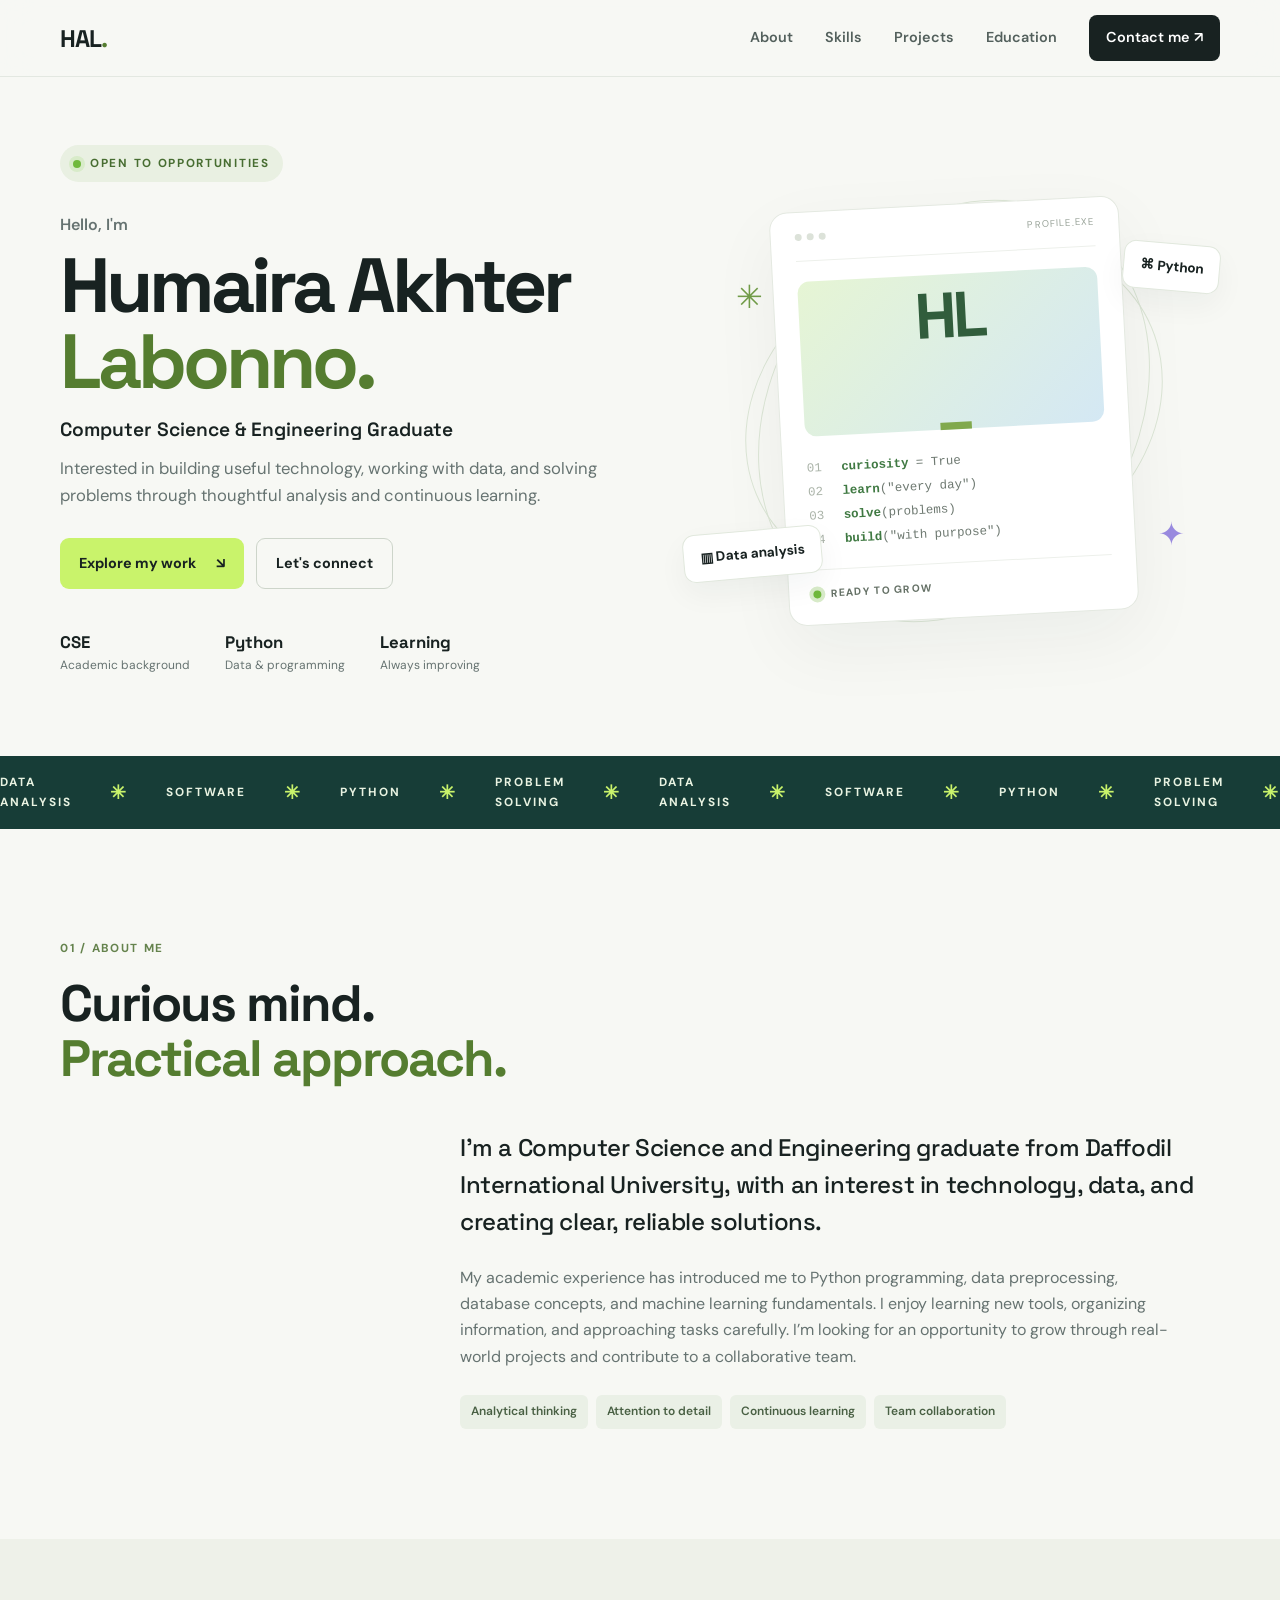
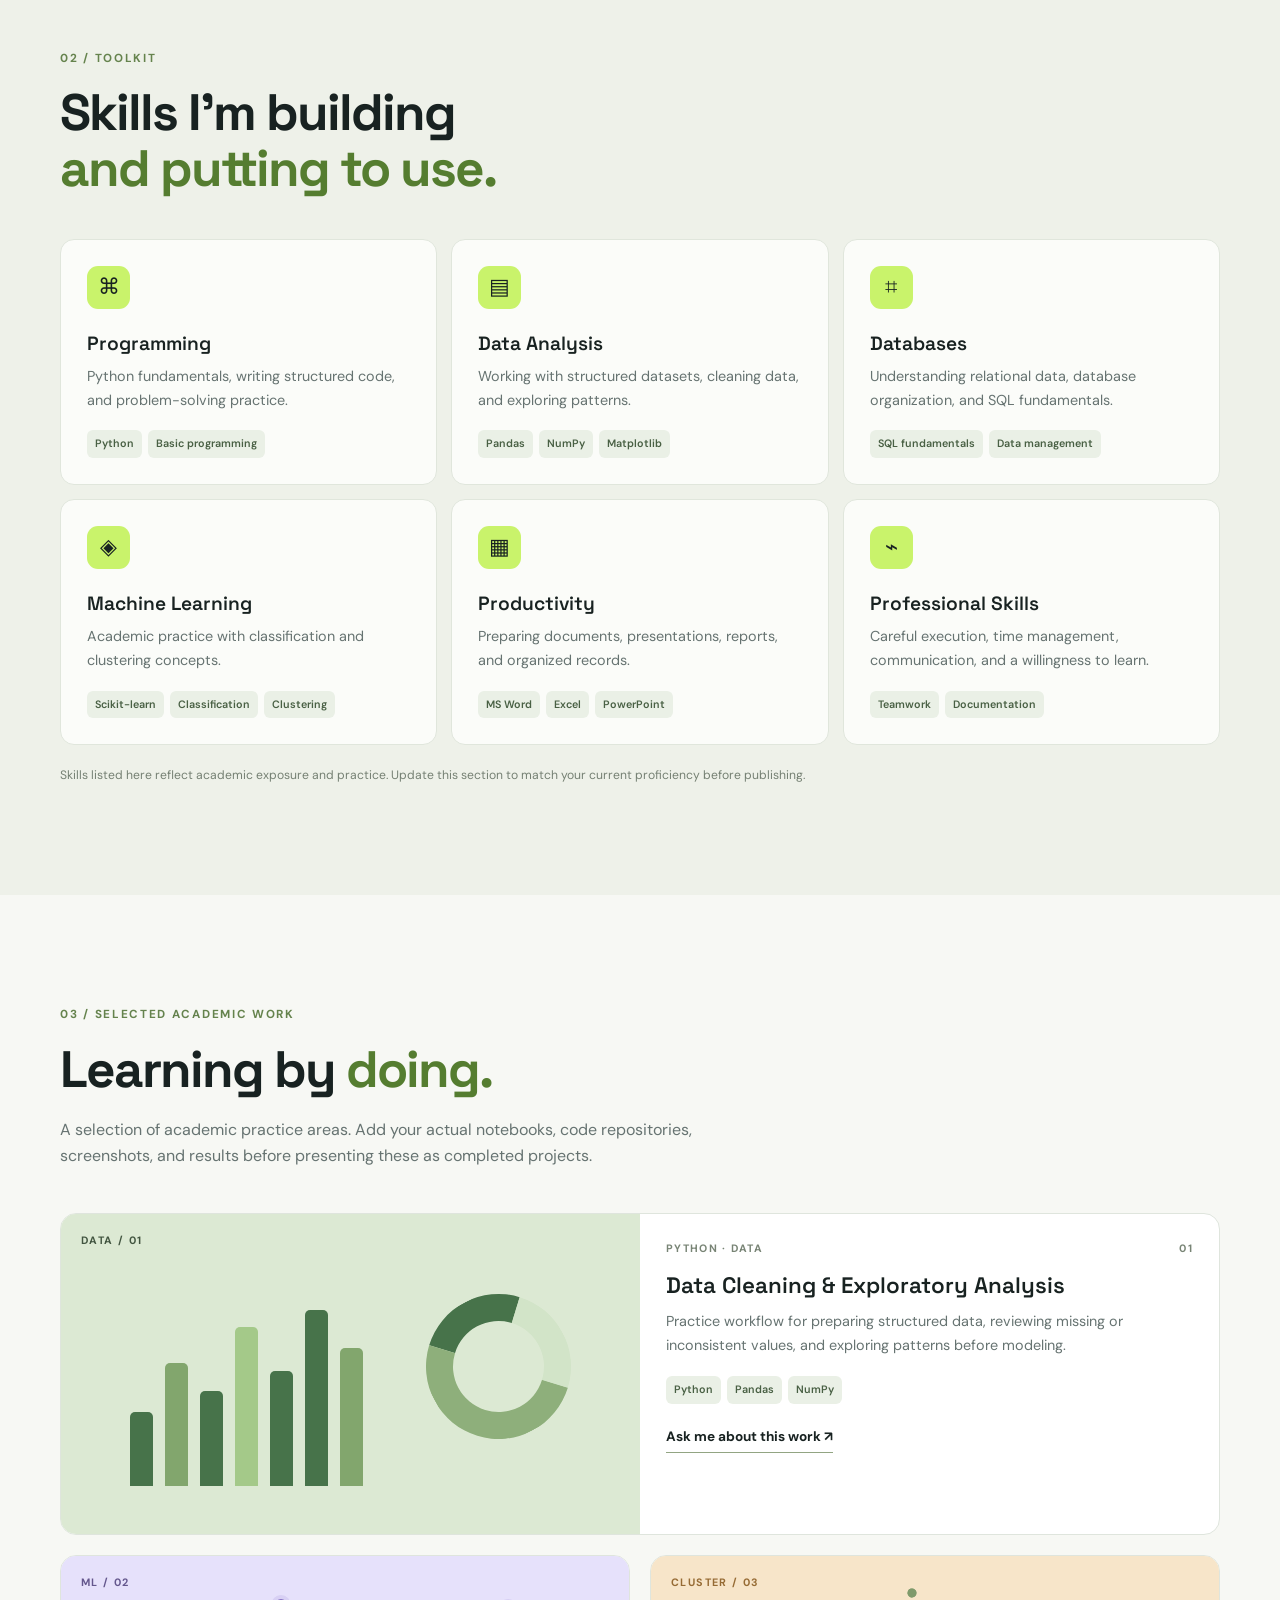
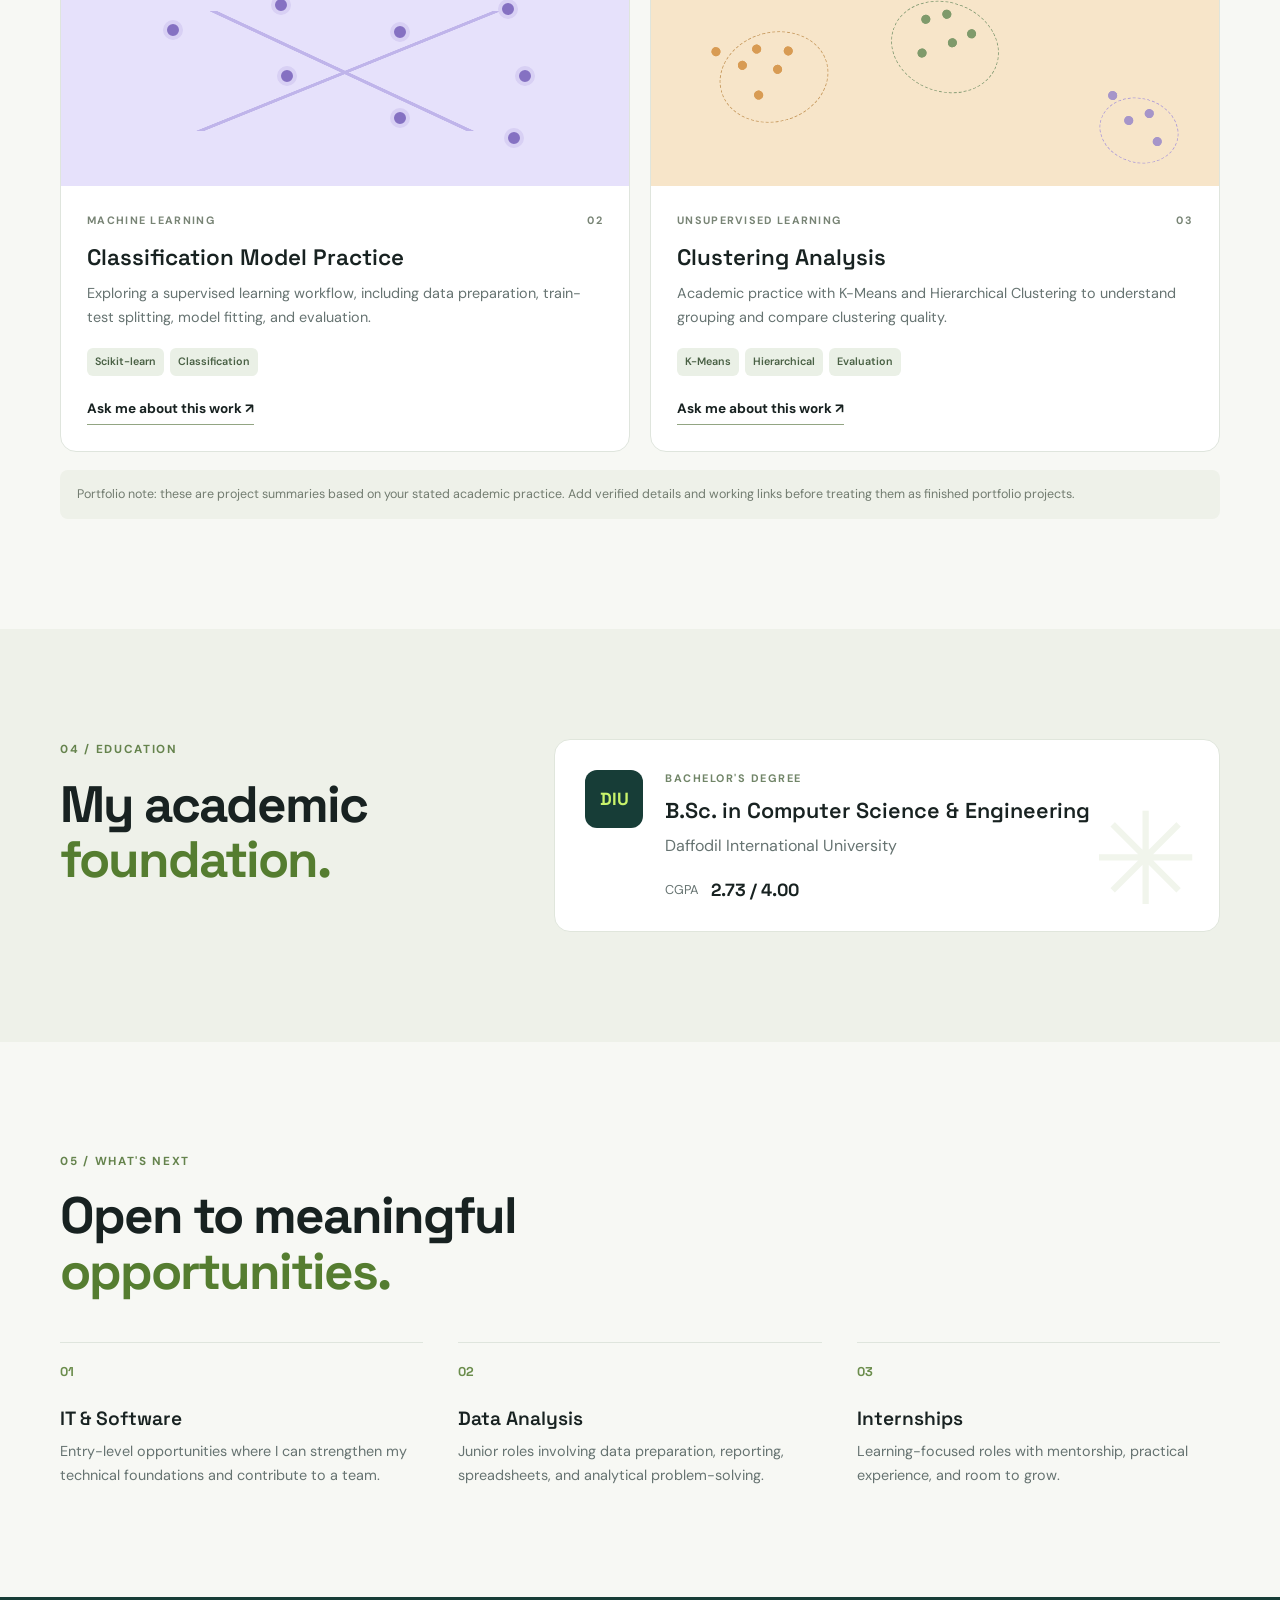
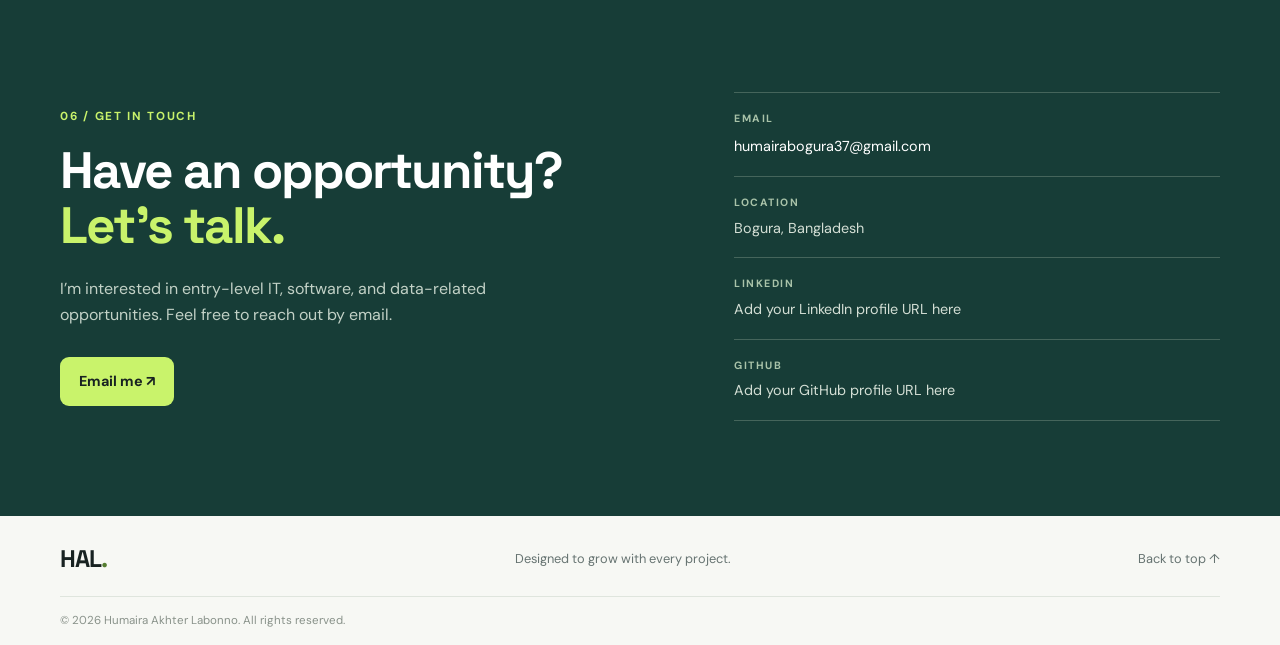
<file: index.html>
<!DOCTYPE html>
<html lang="en">
<head>
  <meta charset="UTF-8">
  <meta name="viewport" content="width=device-width, initial-scale=1.0">
  <meta name="description" content="Portfolio of Humaira Akhter Labonno, Computer Science and Engineering graduate interested in IT, software, and data analysis.">
  <title>Humaira Akhter Labonno | Portfolio</title>
  <link rel="preconnect" href="https://fonts.googleapis.com">
  <link rel="preconnect" href="https://fonts.gstatic.com" crossorigin>
  <link href="https://fonts.googleapis.com/css2?family=DM+Sans:wght@400;500;600;700&family=Space+Grotesk:wght@400;500;600;700&display=swap" rel="stylesheet">
  <link rel="stylesheet" href="style.css">
</head>
<body>
  <header class="site-header">
    <nav class="nav container" aria-label="Main navigation">
      <a class="brand" href="#home">HAL<span>.</span></a>
      <button class="menu-toggle" aria-label="Toggle navigation" aria-expanded="false">☰</button>
      <div class="nav-links">
        <a href="#about">About</a><a href="#skills">Skills</a><a href="#projects">Projects</a><a href="#education">Education</a><a class="nav-cta" href="#contact">Contact me ↗</a>
      </div>
    </nav>
  </header>

  <main>
    <section class="hero container" id="home">
      <div class="hero-copy">
        <div class="eyebrow"><span class="status-dot"></span> OPEN TO OPPORTUNITIES</div>
        <p class="hello">Hello, I'm</p>
        <h1>Humaira Akhter<br><span>Labonno.</span></h1>
        <h2>Computer Science &amp; Engineering Graduate</h2>
        <p class="hero-text">Interested in building useful technology, working with data, and solving problems through thoughtful analysis and continuous learning.</p>
        <div class="hero-actions">
          <a class="button button-primary" href="#projects">Explore my work <span>↘</span></a>
          <a class="button button-secondary" href="#contact">Let's connect</a>
        </div>
        <div class="quick-facts">
          <div><strong>CSE</strong><span>Academic background</span></div>
          <div><strong>Python</strong><span>Data &amp; programming</span></div>
          <div><strong>Learning</strong><span>Always improving</span></div>
        </div>
      </div>
      <div class="hero-visual" aria-label="Abstract technology illustration">
        <div class="orbit orbit-one"></div><div class="orbit orbit-two"></div>
        <div class="profile-card">
          <div class="profile-top"><span class="window-dot"></span><span class="window-dot"></span><span class="window-dot"></span><span class="card-label">PROFILE.EXE</span></div>
          <div class="avatar">HL<span>_</span></div>
          <div class="code-line"><span>01</span> <b>curiosity</b> = True</div>
          <div class="code-line"><span>02</span> <b>learn</b>("every day")</div>
          <div class="code-line"><span>03</span> <b>solve</b>(problems)</div>
          <div class="code-line"><span>04</span> <b>build</b>("with purpose")</div>
          <div class="card-bottom"><span class="status-dot"></span> READY TO GROW</div>
        </div>
        <div class="floating-chip chip-python">⌘ Python</div>
        <div class="floating-chip chip-data">▥ Data analysis</div>
        <div class="spark spark-one">✳</div><div class="spark spark-two">✦</div>
      </div>
    </section>

    <section class="ticker" aria-label="Areas of interest"><div class="ticker-track"><span>DATA ANALYSIS</span><i>✳</i><span>SOFTWARE</span><i>✳</i><span>PYTHON</span><i>✳</i><span>PROBLEM SOLVING</span><i>✳</i><span>DATA ANALYSIS</span><i>✳</i><span>SOFTWARE</span><i>✳</i><span>PYTHON</span><i>✳</i><span>PROBLEM SOLVING</span><i>✳</i></div></section>

    <section class="section container" id="about">
      <div class="section-heading"><p class="section-kicker">01 / ABOUT ME</p><h2>Curious mind.<br><span>Practical approach.</span></h2></div>
      <div class="about-content">
        <p class="about-lead">I’m a Computer Science and Engineering graduate from Daffodil International University, with an interest in technology, data, and creating clear, reliable solutions.</p>
        <p>My academic experience has introduced me to Python programming, data preprocessing, database concepts, and machine learning fundamentals. I enjoy learning new tools, organizing information, and approaching tasks carefully. I’m looking for an opportunity to grow through real-world projects and contribute to a collaborative team.</p>
        <div class="about-tags"><span>Analytical thinking</span><span>Attention to detail</span><span>Continuous learning</span><span>Team collaboration</span></div>
      </div>
    </section>

    <section class="section skills-section" id="skills">
      <div class="container">
        <div class="section-heading"><p class="section-kicker">02 / TOOLKIT</p><h2>Skills I’m building<br><span>and putting to use.</span></h2></div>
        <div class="skills-grid">
          <article class="skill-card"><div class="skill-icon">⌘</div><h3>Programming</h3><p>Python fundamentals, writing structured code, and problem-solving practice.</p><div class="tag-row"><span>Python</span><span>Basic programming</span></div></article>
          <article class="skill-card"><div class="skill-icon">▤</div><h3>Data Analysis</h3><p>Working with structured datasets, cleaning data, and exploring patterns.</p><div class="tag-row"><span>Pandas</span><span>NumPy</span><span>Matplotlib</span></div></article>
          <article class="skill-card"><div class="skill-icon">⌗</div><h3>Databases</h3><p>Understanding relational data, database organization, and SQL fundamentals.</p><div class="tag-row"><span>SQL fundamentals</span><span>Data management</span></div></article>
          <article class="skill-card"><div class="skill-icon">◈</div><h3>Machine Learning</h3><p>Academic practice with classification and clustering concepts.</p><div class="tag-row"><span>Scikit-learn</span><span>Classification</span><span>Clustering</span></div></article>
          <article class="skill-card"><div class="skill-icon">▦</div><h3>Productivity</h3><p>Preparing documents, presentations, reports, and organized records.</p><div class="tag-row"><span>MS Word</span><span>Excel</span><span>PowerPoint</span></div></article>
          <article class="skill-card"><div class="skill-icon">⌁</div><h3>Professional Skills</h3><p>Careful execution, time management, communication, and a willingness to learn.</p><div class="tag-row"><span>Teamwork</span><span>Documentation</span></div></article>
        </div>
        <p class="note">Skills listed here reflect academic exposure and practice. Update this section to match your current proficiency before publishing.</p>
      </div>
    </section>

    <section class="section container" id="projects">
      <div class="section-heading"><p class="section-kicker">03 / SELECTED ACADEMIC WORK</p><h2>Learning by <span>doing.</span></h2><p class="section-intro">A selection of academic practice areas. Add your actual notebooks, code repositories, screenshots, and results before presenting these as completed projects.</p></div>
      <div class="project-grid">
        <article class="project-card project-featured">
          <div class="project-art art-data"><div class="chart-bars"><i></i><i></i><i></i><i></i><i></i><i></i><i></i></div><div class="chart-ring"></div><span class="art-label">DATA / 01</span></div>
          <div class="project-info"><div class="project-meta"><span>PYTHON · DATA</span><span>01</span></div><h3>Data Cleaning &amp; Exploratory Analysis</h3><p>Practice workflow for preparing structured data, reviewing missing or inconsistent values, and exploring patterns before modeling.</p><div class="tag-row"><span>Python</span><span>Pandas</span><span>NumPy</span></div><a class="text-link" href="#contact">Ask me about this work ↗</a></div>
        </article>
        <article class="project-card">
          <div class="project-art art-ml"><div class="node n1"></div><div class="node n2"></div><div class="node n3"></div><div class="node n4"></div><div class="node n5"></div><div class="node n6"></div><div class="node n7"></div><div class="node n8"></div><div class="node-lines"></div><span class="art-label">ML / 02</span></div>
          <div class="project-info"><div class="project-meta"><span>MACHINE LEARNING</span><span>02</span></div><h3>Classification Model Practice</h3><p>Exploring a supervised learning workflow, including data preparation, train-test splitting, model fitting, and evaluation.</p><div class="tag-row"><span>Scikit-learn</span><span>Classification</span></div><a class="text-link" href="#contact">Ask me about this work ↗</a></div>
        </article>
        <article class="project-card">
          <div class="project-art art-cluster"><div class="cluster cluster-a"></div><div class="cluster cluster-b"></div><div class="cluster cluster-c"></div><span class="art-label">CLUSTER / 03</span></div>
          <div class="project-info"><div class="project-meta"><span>UNSUPERVISED LEARNING</span><span>03</span></div><h3>Clustering Analysis</h3><p>Academic practice with K-Means and Hierarchical Clustering to understand grouping and compare clustering quality.</p><div class="tag-row"><span>K-Means</span><span>Hierarchical</span><span>Evaluation</span></div><a class="text-link" href="#contact">Ask me about this work ↗</a></div>
        </article>
      </div>
      <div class="project-disclaimer">Portfolio note: these are project summaries based on your stated academic practice. Add verified details and working links before treating them as finished portfolio projects.</div>
    </section>

    <section class="section education-section" id="education">
      <div class="container education-layout">
        <div class="section-heading"><p class="section-kicker">04 / EDUCATION</p><h2>My academic<br><span>foundation.</span></h2></div>
        <div class="education-card"><div class="edu-mark">DIU</div><div class="edu-copy"><p class="edu-label">BACHELOR'S DEGREE</p><h3>B.Sc. in Computer Science &amp; Engineering</h3><p>Daffodil International University</p><div class="edu-bottom"><span>CGPA</span><strong>2.73 / 4.00</strong></div></div><div class="edu-decoration">✳</div></div>
      </div>
    </section>

    <section class="section container" id="career">
      <div class="section-heading"><p class="section-kicker">05 / WHAT'S NEXT</p><h2>Open to meaningful<br><span>opportunities.</span></h2></div>
      <div class="career-grid"><div><span class="career-number">01</span><h3>IT &amp; Software</h3><p>Entry-level opportunities where I can strengthen my technical foundations and contribute to a team.</p></div><div><span class="career-number">02</span><h3>Data Analysis</h3><p>Junior roles involving data preparation, reporting, spreadsheets, and analytical problem-solving.</p></div><div><span class="career-number">03</span><h3>Internships</h3><p>Learning-focused roles with mentorship, practical experience, and room to grow.</p></div></div>
    </section>

    <section class="contact-section" id="contact">
      <div class="container contact-layout">
        <div><p class="section-kicker">06 / GET IN TOUCH</p><h2>Have an opportunity?<br><span>Let’s talk.</span></h2><p class="contact-copy">I’m interested in entry-level IT, software, and data-related opportunities. Feel free to reach out by email.</p><a class="button button-light" href="mailto:humairabogura37@gmail.com">Email me ↗</a></div>
        <div class="contact-details"><div><span>EMAIL</span><a href="mailto:humairabogura37@gmail.com">humairabogura37@gmail.com</a></div><div><span>LOCATION</span><p>Bogura, Bangladesh</p></div><div><span>LINKEDIN</span><p>Add your LinkedIn profile URL here</p></div><div><span>GITHUB</span><p>Add your GitHub profile URL here</p></div></div>
      </div>
    </section>
  </main>
  <footer class="footer"><div class="container footer-inner"><a class="brand" href="#home">HAL<span>.</span></a><p>Designed to grow with every project.</p><a href="#home">Back to top ↑</a></div><div class="container copyright">© <span id="year"></span> Humaira Akhter Labonno. All rights reserved.</div></footer>
  <script src="script.js"></script>
</body>
</html>
</file>
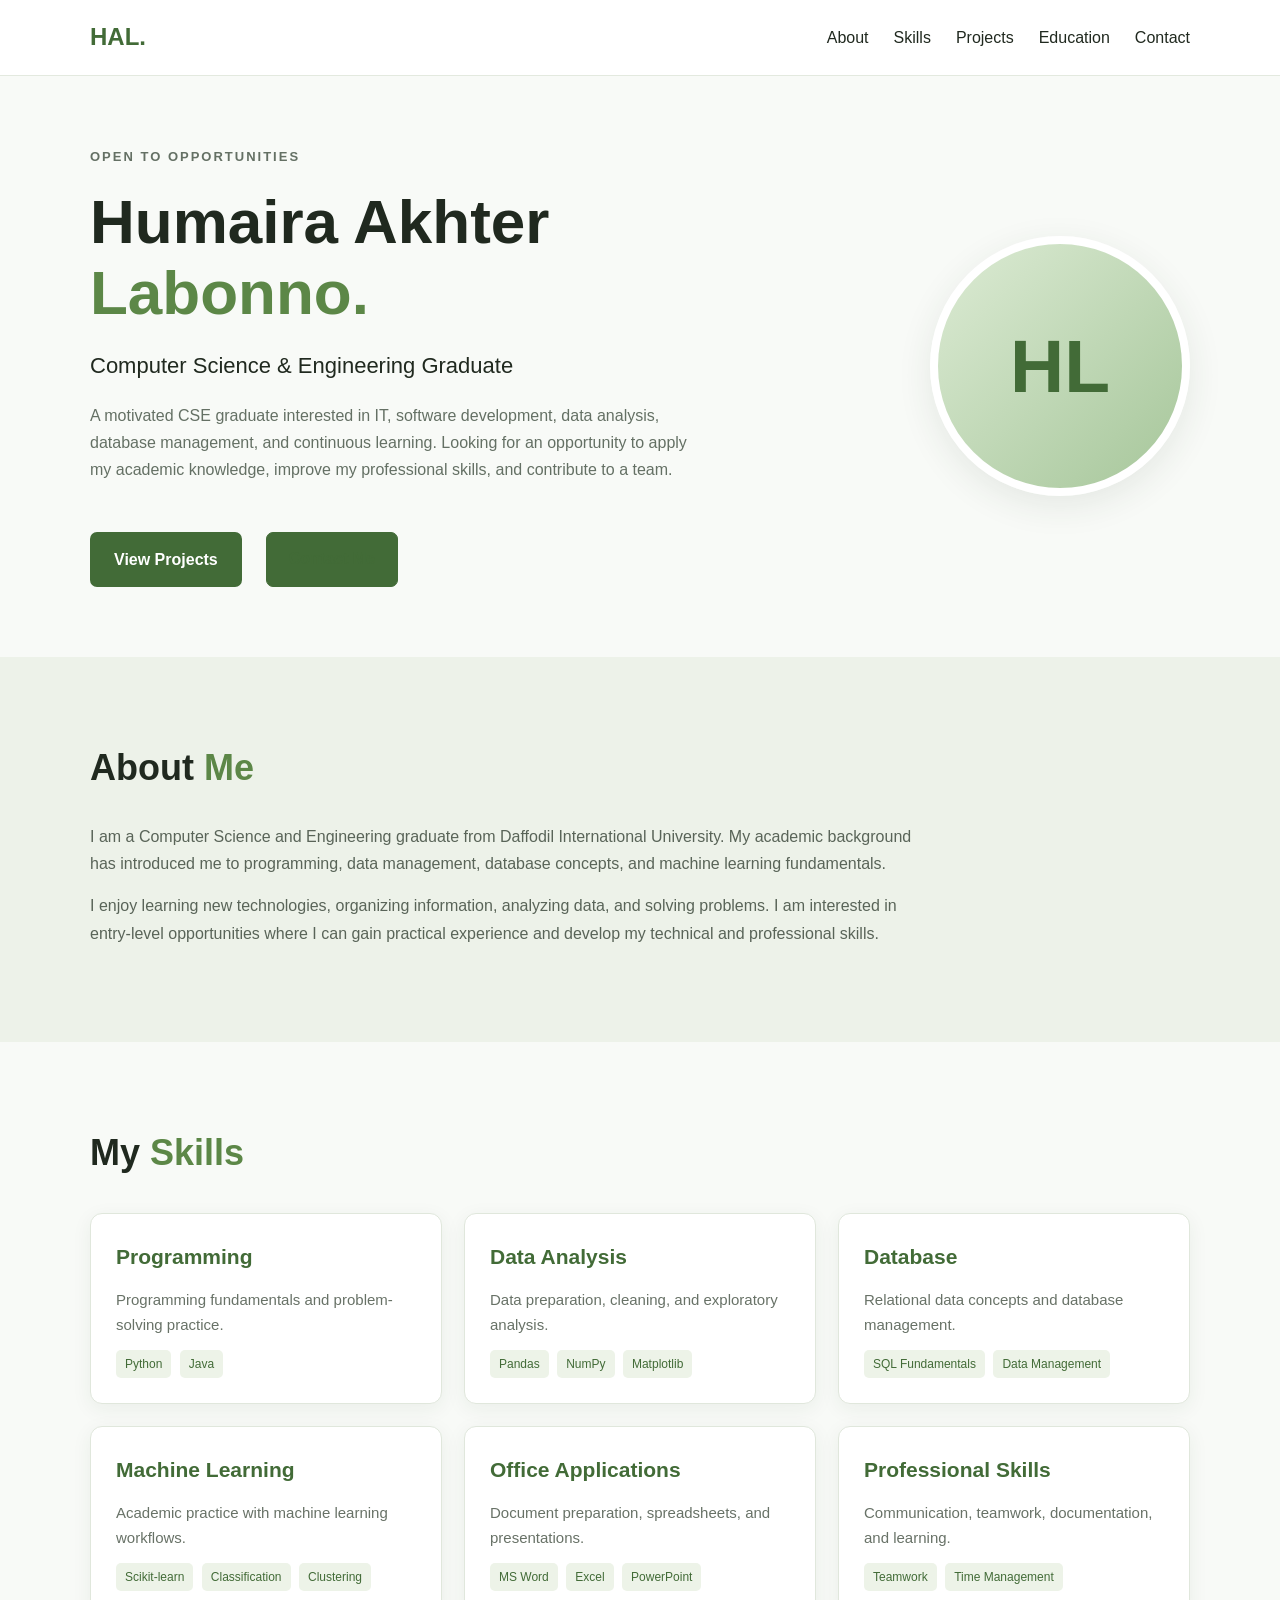
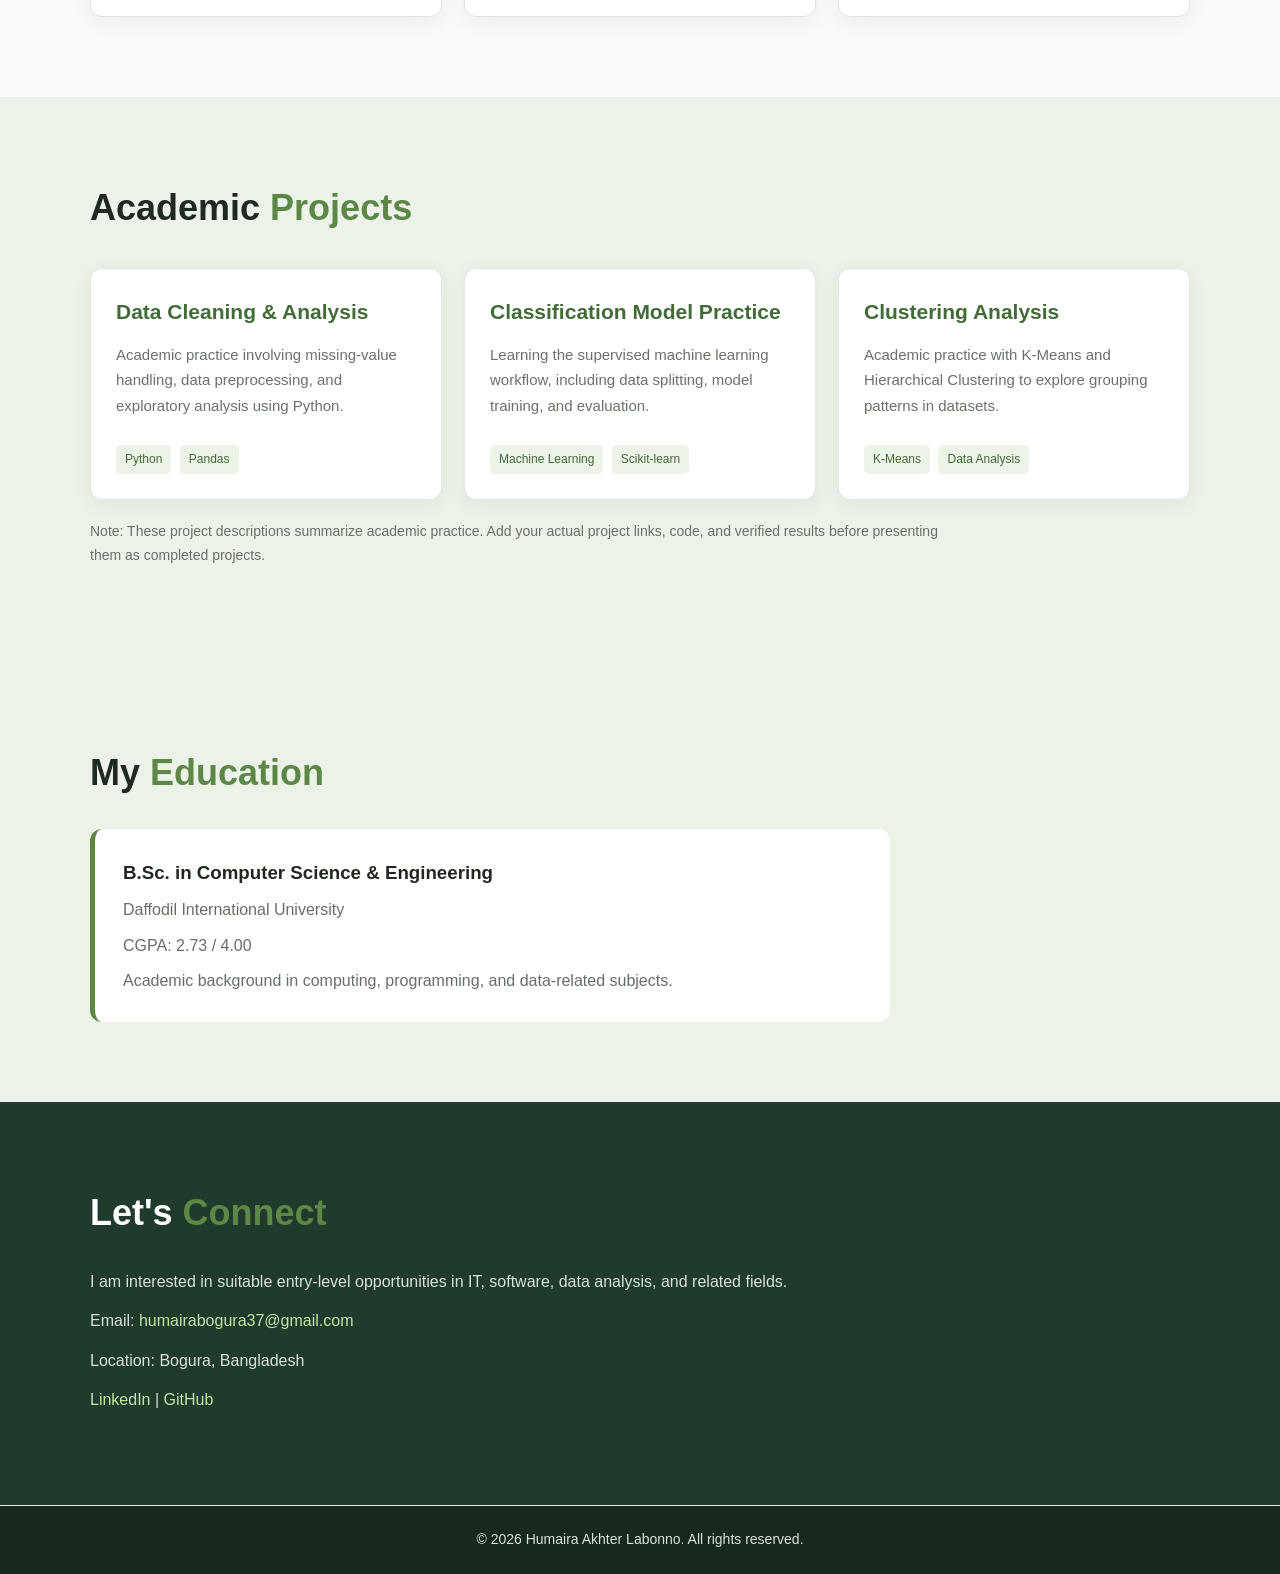
<file: portfolio1271/index.html>
<!DOCTYPE html>
<html lang="en">
<head>
  <link rel="stylesheet" href="style.css">
  <meta charset="UTF-8">
  <meta name="viewport" content="width=device-width, initial-scale=1.0">
  <meta name="description" content="Humaira Akhter Labonno - CSE Graduate Portfolio">
  <title>Humaira Akhter Labonno | Portfolio</title>

  <style>
    * {
      margin: 0;
      padding: 0;
      box-sizing: border-box;
    }

    html {
      scroll-behavior: smooth;
    }

    body {
      font-family: Arial, sans-serif;
      background: #f8faf7;
      color: #20291f;
      line-height: 1.7;
    }

    a {
      text-decoration: none;
      color: inherit;
    }

    .container {
      width: 90%;
      max-width: 1100px;
      margin: auto;
    }

    header {
      background: #ffffff;
      border-bottom: 1px solid #e3e9df;
      position: sticky;
      top: 0;
      z-index: 10;
    }

    nav {
      min-height: 75px;
      display: flex;
      align-items: center;
      justify-content: space-between;
      gap: 20px;
    }

    .logo {
      font-size: 24px;
      font-weight: bold;
      color: #426b37;
    }

    .nav-links {
      display: flex;
      gap: 25px;
      flex-wrap: wrap;
    }

    .nav-links a:hover {
      color: #568644;
    }

    .hero {
      min-height: 560px;
      display: flex;
      align-items: center;
      justify-content: space-between;
      gap: 45px;
      padding-top: 70px;
      padding-bottom: 70px;
    }

    .hero-content {
      flex: 1;
    }

    .eyebrow {
      color: #527b43;
      font-weight: bold;
      letter-spacing: 2px;
      font-size: 13px;
    }

    h1 {
      font-size: clamp(38px, 6vw, 62px);
      line-height: 1.15;
      margin: 18px 0;
    }

    h1 span,
    .section-title span {
      color: #5c8747;
    }

    .hero h2 {
      font-size: 22px;
      font-weight: 500;
      margin-bottom: 18px;
    }

    .hero p {
      color: #647064;
      max-width: 600px;
    }

    .buttons {
      display: flex;
      gap: 14px;
      flex-wrap: wrap;
      margin-top: 28px;
    }

    .btn {
      display: inline-block;
      padding: 12px 22px;
      border-radius: 7px;
      font-weight: bold;
    }

    .btn-primary {
      background: #426b37;
      color: white;
    }

    .btn-secondary {
      border: 1px solid #426b37;
      color: #426b37;
    }

    .profile {
      width: 260px;
      height: 260px;
      border-radius: 50%;
      background: linear-gradient(135deg, #dcebd4, #a6c69a);
      border: 8px solid white;
      box-shadow: 0 10px 35px #263b2618;
      display: flex;
      align-items: center;
      justify-content: center;
      flex-shrink: 0;
      font-size: 75px;
      font-weight: bold;
      color: #426b37;
    }

    section {
      padding: 80px 0;
    }

    .section-title {
      font-size: 36px;
      margin-bottom: 25px;
    }

    .about {
      background: #edf2e9;
    }

    .about p {
      max-width: 850px;
      color: #596458;
      margin-bottom: 15px;
    }

    .skills-grid,
    .projects-grid {
      display: grid;
      grid-template-columns: repeat(3, 1fr);
      gap: 22px;
      margin-top: 30px;
    }

    .card {
      background: white;
      padding: 25px;
      border: 1px solid #e0e7dc;
      border-radius: 12px;
      box-shadow: 0 5px 20px #243b2410;
    }

    .card h3 {
      margin-bottom: 12px;
      color: #426b37;
    }

    .card p {
      color: #687267;
      font-size: 15px;
    }

    .tag {
      display: inline-block;
      background: #edf3e8;
      color: #426b37;
      padding: 4px 9px;
      margin: 12px 4px 0 0;
      border-radius: 5px;
      font-size: 12px;
    }

    .education {
      background: #edf2e9;
    }

    .education-box {
      background: white;
      padding: 28px;
      border-radius: 12px;
      border-left: 5px solid #5c8747;
      max-width: 800px;
    }

    .education-box p {
      margin-top: 8px;
      color: #657064;
    }

    .contact {
      background: #203a2b;
      color: white;
    }

    .contact p {
      margin: 12px 0;
      color: #d8e3d7;
    }

    .contact a {
      color: #c3e6a9;
      overflow-wrap: anywhere;
    }

    footer {
      padding: 22px;
      text-align: center;
      background: #17291e;
      color: #d8e3d7;
      font-size: 14px;
    }

    @media (max-width: 750px) {
      nav {
        padding: 15px 0;
        align-items: flex-start;
        flex-direction: column;
      }

      .nav-links {
        gap: 12px 18px;
      }

      .hero {
        flex-direction: column-reverse;
        align-items: flex-start;
        padding-top: 45px;
      }

      .profile {
        width: 180px;
        height: 180px;
        font-size: 55px;
        align-self: center;
      }

      .skills-grid,
      .projects-grid {
        grid-template-columns: 1fr;
      }

      section {
        padding: 55px 0;
      }

      .section-title {
        font-size: 30px;
      }
    }
  </style>
</head>

<body>

<header>
  <nav class="container">
    <a href="#home" class="logo">HAL.</a>

    <div class="nav-links">
      <a href="#about">About</a>
      <a href="#skills">Skills</a>
      <a href="#projects">Projects</a>
      <a href="#education">Education</a>
      <a href="#contact">Contact</a>
    </div>
  </nav>
</header>

<main>

  <section class="hero container" id="home">
    <div class="hero-content">
      <p class="eyebrow">OPEN TO OPPORTUNITIES</p>

      <h1>Humaira Akhter<br><span>Labonno.</span></h1>

      <h2>Computer Science & Engineering Graduate</h2>

      <p>
        A motivated CSE graduate interested in IT, software development,
        data analysis, database management, and continuous learning.
        Looking for an opportunity to apply my academic knowledge,
        improve my professional skills, and contribute to a team.
      </p>

      <div class="buttons">
        <a class="btn btn-primary" href="#projects">View Projects</a>
        <a class="btn btn-secondary" href="#contact">Contact Me</a>
      </div>
    </div>

    <div class="profile" aria-label="Profile initials">HL</div>
  </section>

  <section class="about" id="about">
    <div class="container">
      <h2 class="section-title">About <span>Me</span></h2>

      <p>
        I am a Computer Science and Engineering graduate from
        Daffodil International University. My academic background
        has introduced me to programming, data management,
        database concepts, and machine learning fundamentals.
      </p>

      <p>
        I enjoy learning new technologies, organizing information,
        analyzing data, and solving problems. I am interested in
        entry-level opportunities where I can gain practical
        experience and develop my technical and professional skills.
      </p>
    </div>
  </section>

  <section id="skills">
    <div class="container">
      <h2 class="section-title">My <span>Skills</span></h2>

      <div class="skills-grid">
        <article class="card">
          <h3>Programming</h3>
          <p>Programming fundamentals and problem-solving practice.</p>
          <span class="tag">Python</span>
          <span class="tag">Java</span>
        </article>

        <article class="card">
          <h3>Data Analysis</h3>
          <p>Data preparation, cleaning, and exploratory analysis.</p>
          <span class="tag">Pandas</span>
          <span class="tag">NumPy</span>
          <span class="tag">Matplotlib</span>
        </article>

        <article class="card">
          <h3>Database</h3>
          <p>Relational data concepts and database management.</p>
          <span class="tag">SQL Fundamentals</span>
          <span class="tag">Data Management</span>
        </article>

        <article class="card">
          <h3>Machine Learning</h3>
          <p>Academic practice with machine learning workflows.</p>
          <span class="tag">Scikit-learn</span>
          <span class="tag">Classification</span>
          <span class="tag">Clustering</span>
        </article>

        <article class="card">
          <h3>Office Applications</h3>
          <p>Document preparation, spreadsheets, and presentations.</p>
          <span class="tag">MS Word</span>
          <span class="tag">Excel</span>
          <span class="tag">PowerPoint</span>
        </article>

        <article class="card">
          <h3>Professional Skills</h3>
          <p>Communication, teamwork, documentation, and learning.</p>
          <span class="tag">Teamwork</span>
          <span class="tag">Time Management</span>
        </article>
      </div>
    </div>
  </section>

  <section class="about" id="projects">
    <div class="container">
      <h2 class="section-title">Academic <span>Projects</span></h2>

      <div class="projects-grid">
        <article class="card">
          <h3>Data Cleaning & Analysis</h3>
          <p>
            Academic practice involving missing-value handling,
            data preprocessing, and exploratory analysis using Python.
          </p>
          <span class="tag">Python</span>
          <span class="tag">Pandas</span>
        </article>

        <article class="card">
          <h3>Classification Model Practice</h3>
          <p>
            Learning the supervised machine learning workflow,
            including data splitting, model training, and evaluation.
          </p>
          <span class="tag">Machine Learning</span>
          <span class="tag">Scikit-learn</span>
        </article>

        <article class="card">
          <h3>Clustering Analysis</h3>
          <p>
            Academic practice with K-Means and Hierarchical Clustering
            to explore grouping patterns in datasets.
          </p>
          <span class="tag">K-Means</span>
          <span class="tag">Data Analysis</span>
        </article>
      </div>

      <p style="margin-top:20px;color:#687267;font-size:14px">
        Note: These project descriptions summarize academic practice.
        Add your actual project links, code, and verified results before
        presenting them as completed projects.
      </p>
    </div>
  </section>

  <section class="education" id="education">
    <div class="container">
      <h2 class="section-title">My <span>Education</span></h2>

      <div class="education-box">
        <h3>B.Sc. in Computer Science & Engineering</h3>
        <p>Daffodil International University</p>
        <p>CGPA: 2.73 / 4.00</p>
        <p>Academic background in computing, programming, and data-related subjects.</p>
      </div>
    </div>
  </section>

  <section class="contact" id="contact">
    <div class="container">
      <h2 class="section-title">Let's <span>Connect</span></h2>

      <p>
        I am interested in suitable entry-level opportunities in
        IT, software, data analysis, and related fields.
      </p>

      <p>
        Email:
        <a href="mailto:humairabogura37@gmail.com">
          humairabogura37@gmail.com
        </a>
      </p>

      <p>Location: Bogura, Bangladesh</p>

      <p>
        <a href="https://www.linkedin.com/" target="_blank" rel="noopener">
          LinkedIn
        </a>
        |
        <a href="https://github.com/" target="_blank" rel="noopener">
          GitHub
        </a>
      </p>
    </div>
  </section>

</main>

<footer>
  <p>
    © <span id="year"></span> Humaira Akhter Labonno.
    All rights reserved.
  </p>
</footer>

<script>
  document.getElementById("year").textContent =
    new Date().getFullYear();
</script>

</body>
</html>
</file>
<file: style.css>
:root{--ink:#182221;--muted:#667371;--paper:#f7f8f4;--white:#fff;--green:#c9f36b;--deep:#173d37;--line:#dfe5dd;--violet:#c8bcff;--font:'DM Sans',sans-serif;--display:'Space Grotesk',sans-serif}*{box-sizing:border-box}html{scroll-behavior:smooth;scroll-padding-top:90px}body{margin:0;background:var(--paper);color:var(--ink);font-family:var(--font);line-height:1.65}a{color:inherit;text-decoration:none}.container{width:min(1160px,calc(100% - 48px));margin-inline:auto}.site-header{position:sticky;top:0;z-index:10;background:rgba(247,248,244,.9);backdrop-filter:blur(16px);border-bottom:1px solid rgba(223,229,221,.8)}.nav{height:76px;display:flex;align-items:center;justify-content:space-between}.brand{font:700 1.5rem var(--display);letter-spacing:-1px}.brand span,.hero h1 span,.section-heading h2 span,.contact-layout h2 span{color:#557d30}.nav-links{display:flex;align-items:center;gap:32px;font-size:.9rem;font-weight:600}.nav-links>a:not(.nav-cta){color:#53605c}.nav-links>a:hover,.footer a:hover{color:#557d30}.nav-cta{background:var(--ink);color:white;padding:11px 17px;border-radius:8px}.menu-toggle{display:none;border:0;background:transparent;font-size:1.5rem}.hero{min-height:650px;display:grid;grid-template-columns:1.05fr .95fr;align-items:center;gap:40px;padding-top:68px;padding-bottom:80px}.eyebrow,.section-kicker{font-size:.73rem;letter-spacing:1.7px;font-weight:700}.eyebrow{display:inline-flex;align-items:center;gap:9px;background:#e9f0e2;padding:9px 13px;border-radius:100px;color:#476d31}.status-dot{display:inline-block;width:8px;height:8px;background:#70b93c;border-radius:50%;box-shadow:0 0 0 4px #d8ebc9}.hello{font-weight:600;margin:30px 0 0;color:var(--muted)}h1,h2,h3,p{margin-top:0}.hero h1{font:700 clamp(3.3rem,6vw,5.7rem)/.99 var(--display);letter-spacing:-4px;margin:8px 0 18px}.hero h2{font:600 1.2rem var(--display);margin-bottom:13px}.hero-text{max-width:550px;color:var(--muted);font-size:1.04rem}.hero-actions{display:flex;gap:12px;flex-wrap:wrap;margin-top:28px}.button{display:inline-flex;align-items:center;justify-content:center;gap:20px;padding:13px 19px;border-radius:9px;font-weight:700;font-size:.9rem;transition:transform .2s,background .2s}.button:hover{transform:translateY(-2px)}.button-primary{background:var(--green);color:var(--ink)}.button-secondary{border:1px solid #cdd5ca}.quick-facts{display:flex;gap:35px;margin-top:42px}.quick-facts div{display:flex;flex-direction:column}.quick-facts strong{font:700 1.05rem var(--display)}.quick-facts span{font-size:.75rem;color:var(--muted);margin-top:3px}.hero-visual{position:relative;min-height:470px;display:grid;place-items:center}.orbit{position:absolute;border:1px solid #dbe5d5;border-radius:50%;transform:rotate(-23deg)}.orbit-one{width:430px;height:340px}.orbit-two{width:360px;height:450px;transform:rotate(35deg)}.profile-card{position:relative;z-index:1;width:min(350px,85%);background:#fff;border:1px solid #e4e9e1;border-radius:18px;padding:0 24px 22px;box-shadow:0 24px 70px #1a30200d;transform:rotate(-3deg)}.profile-top{height:49px;display:flex;align-items:center;gap:5px;border-bottom:1px solid #edf0eb}.window-dot{width:7px;height:7px;background:#dce2d9;border-radius:50%}.card-label{margin-left:auto;font-size:.6rem;letter-spacing:1.2px;color:#9aa49a}.avatar{height:155px;display:grid;place-items:center;font:700 4rem var(--display);letter-spacing:-4px;color:#315d3c;background:linear-gradient(135deg,#e6f5d4,#d4e8f4);border-radius:12px;margin:20px 0}.avatar span{color:#81a94d}.code-line{font:500 .78rem ui-monospace,SFMono-Regular,Consolas,monospace;padding:5px 0;color:#6e7971}.code-line span{color:#aab3a8;margin-right:12px}.code-line b{color:#3f7942;font-weight:600}.card-bottom{border-top:1px solid #edf0eb;margin-top:17px;padding-top:15px;display:flex;align-items:center;gap:9px;font-size:.65rem;letter-spacing:1.3px;font-weight:700;color:#647065}.floating-chip{position:absolute;z-index:2;background:#fff;padding:12px 16px;border:1px solid #e1e8dd;border-radius:12px;box-shadow:0 12px 30px #1a30200c;font-size:.85rem;font-weight:700}.chip-python{top:67px;right:0;transform:rotate(5deg)}.chip-data{bottom:67px;left:-5px;transform:rotate(-5deg)}.spark{position:absolute;color:#729d49;font-size:2rem}.spark-one{top:95px;left:48px}.spark-two{bottom:85px;right:35px;color:#9a8be0}.ticker{overflow:hidden;background:var(--deep);color:#e9f3e2;padding:17px 0}.ticker-track{display:flex;align-items:center;justify-content:space-around;gap:38px;min-width:850px;font-size:.74rem;letter-spacing:2px;font-weight:700}.ticker i{font-style:normal;color:var(--green);font-size:1.2rem}.section{padding-top:110px;padding-bottom:110px}.section-heading{margin-bottom:43px}.section-kicker{color:#65834d;margin-bottom:17px}.section-heading h2,.contact-layout h2{font:700 clamp(2.5rem,4vw,4rem)/1.08 var(--display);letter-spacing:-2px;margin-bottom:0}.about-content{max-width:760px;margin-left:auto}.about-lead{font:500 1.5rem/1.55 var(--display);letter-spacing:-.4px}.about-content>p:not(.about-lead){color:var(--muted);max-width:710px}.about-tags,.tag-row{display:flex;flex-wrap:wrap;gap:8px}.about-tags{margin-top:25px}.about-tags span,.tag-row span{background:#eaf0e6;border-radius:6px;padding:7px 11px;font-size:.75rem;font-weight:600;color:#496044}.skills-section{background:#eef1e9}.skills-grid{display:grid;grid-template-columns:repeat(3,1fr);gap:14px}.skill-card{background:#fbfcf9;border:1px solid #e0e6dc;border-radius:14px;padding:26px;min-height:240px}.skill-icon{display:grid;place-items:center;width:43px;height:43px;background:var(--green);border-radius:11px;font-size:1.35rem;margin-bottom:22px}.skill-card h3,.career-grid h3{font:600 1.2rem var(--display);margin-bottom:9px}.skill-card p,.career-grid p{color:var(--muted);font-size:.9rem}.tag-row{margin-top:18px;gap:6px}.tag-row span{font-size:.67rem;padding:5px 8px}.note{color:#758073;font-size:.76rem;margin:20px 0 0}.section-intro{max-width:650px;color:var(--muted);margin-top:20px}.project-grid{display:grid;grid-template-columns:repeat(2,1fr);gap:20px}.project-card{background:white;border:1px solid var(--line);border-radius:16px;overflow:hidden}.project-featured{grid-column:span 2;display:grid;grid-template-columns:1fr 1fr}.project-art{height:230px;position:relative;overflow:hidden;background:#dce9d3}.project-featured .project-art{height:100%;min-height:320px}.art-label{position:absolute;left:20px;top:18px;font-size:.67rem;letter-spacing:1.4px;font-weight:700;color:#425540}.chart-bars{position:absolute;left:12%;bottom:15%;height:55%;display:flex;align-items:end;gap:12px}.chart-bars i{display:block;width:23px;border-radius:5px 5px 0 0;background:#47734a;height:42%}.chart-bars i:nth-child(2){height:70%;background:#82a66d}.chart-bars i:nth-child(3){height:54%}.chart-bars i:nth-child(4){height:90%;background:#a4c989}.chart-bars i:nth-child(5){height:65%}.chart-bars i:nth-child(6){height:100%;background:#47734a}.chart-bars i:nth-child(7){height:78%;background:#82a66d}.chart-ring{position:absolute;width:145px;height:145px;border-radius:50%;border:27px solid #8eaf7b;border-right-color:#d2e4c8;border-top-color:#47734a;right:12%;top:25%;transform:rotate(-28deg)}.art-ml{background:#e6e1fb}.art-ml .art-label{color:#64578d}.node{position:absolute;width:20px;height:20px;border-radius:50%;background:#8571c2;border:4px solid #d8d0f4;z-index:2}.n1{left:18%;top:28%}.n2{left:37%;top:17%}.n3{left:38%;top:48%}.n4{left:58%;top:29%}.n5{left:58%;top:66%}.n6{left:77%;top:19%}.n7{left:80%;top:48%}.n8{left:78%;top:75%}.node-lines{position:absolute;inset:24% 15%;background:linear-gradient(25deg,transparent 48.8%,#b6a9e6 49%,#b6a9e6 50%,transparent 50.2%),linear-gradient(-22deg,transparent 48.8%,#b6a9e6 49%,#b6a9e6 50%,transparent 50.2%);opacity:.8}.art-cluster{background:#f7e5c9}.art-cluster .art-label{color:#966b34}.cluster{position:absolute;width:110px;height:90px;border-radius:50%;border:1px dashed #c99d63}.cluster:before,.cluster:after{content:"";position:absolute;width:9px;height:9px;border-radius:50%;background:#d89b53;box-shadow:22px 20px #d89b53,40px 8px #d89b53,55px 33px #d89b53,70px 18px #d89b53,30px 53px #d89b53}.cluster-a{left:12%;top:33%;transform:rotate(-15deg)}.cluster-b{left:42%;top:20%;transform:rotate(20deg);border-color:#8a9f78}.cluster-b:before,.cluster-b:after{background:#7f9a6b;box-shadow:22px 20px #7f9a6b,40px 8px #7f9a6b,55px 33px #7f9a6b,70px 18px #7f9a6b,30px 53px #7f9a6b}.cluster-c{right:7%;bottom:10%;width:80px;height:65px;transform:rotate(15deg);border-color:#b4a2d6}.cluster-c:before,.cluster-c:after{background:#a695c9;box-shadow:22px 20px #a695c9,40px 8px #a695c9,55px 33px #a695c9}.project-info{padding:26px}.project-meta{display:flex;justify-content:space-between;color:#788475;font-size:.67rem;font-weight:700;letter-spacing:1.3px}.project-info h3{font:600 1.4rem/1.25 var(--display);margin:15px 0 10px}.project-info p{font-size:.9rem;color:var(--muted)}.text-link{display:inline-block;margin-top:22px;font-size:.85rem;font-weight:700;border-bottom:1px solid #92a583;padding-bottom:4px}.project-disclaimer{font-size:.78rem;color:#727c70;background:#eef1e9;padding:14px 17px;border-radius:8px;margin-top:18px}.education-section{background:#eef1e9}.education-layout{display:grid;grid-template-columns:.8fr 1.2fr;gap:50px;align-items:center}.education-card{background:white;border:1px solid #e0e6dc;border-radius:16px;padding:30px;display:flex;gap:22px;align-items:flex-start;position:relative;overflow:hidden}.edu-mark{flex:0 0 58px;height:58px;display:grid;place-items:center;border-radius:12px;background:var(--deep);color:var(--green);font:700 1.1rem var(--display)}.edu-copy{position:relative;z-index:1}.edu-label{font-size:.68rem;letter-spacing:1.5px;color:#718568;font-weight:700;margin-bottom:9px}.edu-copy h3{font:600 1.35rem/1.3 var(--display);margin-bottom:8px}.edu-copy>p:not(.edu-label){color:var(--muted);margin-bottom:20px}.edu-bottom{display:flex;gap:12px;align-items:center;font-size:.8rem;color:var(--muted)}.edu-bottom strong{color:var(--ink);font:700 1.1rem var(--display)}.edu-decoration{position:absolute;right:20px;bottom:-35px;font-size:8rem;color:#f1f5ec}.career-grid{display:grid;grid-template-columns:repeat(3,1fr);gap:35px}.career-grid>div{border-top:1px solid var(--line);padding-top:20px}.career-number{font:700 .8rem var(--display);color:#6b8d4c;display:block;margin-bottom:26px}.career-grid p{margin-bottom:0}.contact-section{background:var(--deep);color:white;padding:95px 0}.contact-layout{display:grid;grid-template-columns:1.1fr .9fr;gap:80px;align-items:center}.contact-layout .section-kicker{color:var(--green)}.contact-layout h2 span{color:var(--green)}.contact-copy{max-width:480px;color:#c2d1c6;margin:22px 0 28px}.button-light{background:var(--green);color:var(--ink)}.contact-details{border-top:1px solid #45655b}.contact-details>div{padding:17px 0;border-bottom:1px solid #45655b}.contact-details span{display:block;color:#a9c3a9;font-size:.66rem;letter-spacing:1.5px;font-weight:700;margin-bottom:5px}.contact-details a,.contact-details p{margin:0;font-size:.9rem;color:#fff;overflow-wrap:anywhere}.contact-details p{color:#d4dfd5}.footer{padding:27px 0 15px}.footer-inner{display:flex;justify-content:space-between;align-items:center;gap:20px}.footer-inner p,.footer-inner>a:last-child{font-size:.8rem;color:var(--muted);margin:0}.copyright{font-size:.72rem;color:#89928a;border-top:1px solid var(--line);margin-top:22px;padding-top:14px}@media(max-width:850px){.nav-links{gap:17px}.hero{grid-template-columns:1fr;gap:10px;padding-top:55px}.hero-visual{min-height:420px}.skills-grid{grid-template-columns:repeat(2,1fr)}.education-layout{grid-template-columns:1fr;gap:30px}.contact-layout{gap:45px}.project-featured{grid-template-columns:1fr}.project-featured .project-art{min-height:250px}.project-featured{grid-column:span 2}}@media(max-width:620px){.container{width:min(100% - 32px,1160px)}.nav{height:66px}.menu-toggle{display:block}.nav-links{display:none;position:absolute;left:16px;right:16px;top:66px;background:white;border:1px solid var(--line);border-radius:12px;padding:18px;box-shadow:0 15px 40px #14261a12;flex-direction:column;align-items:stretch;gap:16px}.nav-links.open{display:flex}.nav-cta{text-align:center}.hero{padding-top:42px;padding-bottom:50px;min-height:auto}.hero h1{font-size:3.35rem;letter-spacing:-2.5px}.hero h2{font-size:1.05rem}.quick-facts{gap:18px;flex-wrap:wrap}.quick-facts span{font-size:.69rem}.hero-visual{min-height:380px}.orbit-one{width:310px;height:280px}.orbit-two{width:290px;height:350px}.profile-card{width:290px;padding-inline:17px}.avatar{height:120px}.chip-python{right:-2px;top:38px}.chip-data{left:-2px;bottom:35px}.section{padding-top:75px;padding-bottom:75px}.section-heading h2,.contact-layout h2{font-size:2.65rem;letter-spacing:-1.5px}.about-content{margin-left:0}.about-lead{font-size:1.25rem}.skills-grid,.project-grid,.career-grid,.contact-layout{grid-template-columns:1fr}.project-featured{grid-column:auto;display:block}.project-featured .project-art{min-height:220px}.project-art{height:200px}.career-grid{gap:24px}.career-number{margin-bottom:13px}.contact-section{padding:72px 0}.contact-layout{gap:38px}.education-card{padding:22px;gap:15px}.edu-mark{flex-basis:48px;height:48px;font-size:.9rem}.edu-copy h3{font-size:1.15rem}.footer-inner{flex-wrap:wrap}.footer-inner p{order:3;width:100%}.ticker-track{justify-content:flex-start;gap:24px}.ticker{padding:14px 0}}@media(prefers-reduced-motion:reduce){html{scroll-behavior:auto}*,*::before,*::after{transition:none!important}}
</file>
<file: portfolio1271/style.css>
* {
  margin: 0;
  padding: 0;
  box-sizing: border-box;
}

html {
  scroll-behavior: smooth;
}

body {
  font-family: Arial, sans-serif;
  background: #f8faf7;
  color: #20291f;
  line-height: 1.7;
}

a {
  text-decoration: none;
  color: inherit;
}

.container {
  width: 90%;
  max-width: 1100px;
  margin: auto;
}

/* Header and Navigation */
header {
  background: #ffffff;
  border-bottom: 1px solid #e3e9df;
  position: sticky;
  top: 0;
  z-index: 10;
}

nav {
  min-height: 75px;
  display: flex;
  align-items: center;
  justify-content: space-between;
  gap: 20px;
}

.logo {
  font-size: 24px;
  font-weight: bold;
  color: #426b37;
}

.nav-links {
  display: flex;
  gap: 25px;
  flex-wrap: wrap;
}

.nav-links a {
  transition: color 0.3s ease;
}

.nav-links a:hover {
  color: #568644;
}

/* Hero Section */
.hero {
  min-height: 560px;
  display: flex;
  align-items: center;
  justify-content: space-between;
  gap: 45px;
  padding-top: 70px;
  padding-bottom: 70px;
}

.hero-content {
  flex: 1;
}

.eyebrow {
  color: #527b43;
  font-weight: bold;
  letter-spacing: 2px;
  font-size: 13px;
}

h1 {
  font-size: clamp(38px, 6vw, 62px);
  line-height: 1.15;
  margin: 18px 0;
}

h1 span,
.section-title span {
  color: #5c8747;
}

.hero h2 {
  font-size: 22px;
  font-weight: 500;
  margin-bottom: 18px;
}

.hero p {
  color: #647064;
  max-width: 600px;
}

/* Buttons */
.btn {
  display: inline-block;
  padding: 12px 24px;
  margin: 20px 10px 0 0;
  background: #426b37;
  color: #ffffff;
  border: 2px solid #426b37;
  border-radius: 6px;
  font-weight: bold;
  transition: all 0.3s ease;
}

.btn:hover {
  background: #ffffff;
  color: #426b37;
}

.btn-outline {
  background: transparent;
  color: #426b37;
}

/* Hero Image or Profile */
.hero-image {
  flex: 0 0 300px;
  width: 300px;
  height: 300px;
  border-radius: 50%;
  background: #e4eddf;
  display: flex;
  align-items: center;
  justify-content: center;
  color: #426b37;
  font-size: 70px;
  font-weight: bold;
  border: 6px solid #ffffff;
  box-shadow: 0 8px 30px rgba(50, 80, 40, 0.12);
}

/* General Sections */
section {
  padding: 75px 0;
}

.section-title {
  font-size: clamp(28px, 4vw, 38px);
  margin-bottom: 15px;
}

.section-description {
  color: #647064;
  margin-bottom: 30px;
}

/* About Section */
.about-text {
  max-width: 850px;
  color: #647064;
  font-size: 17px;
}

/* Cards and Grid */
.grid {
  display: grid;
  grid-template-columns: repeat(2, minmax(0, 1fr));
  gap: 24px;
}

.card {
  padding: 26px;
  background: #ffffff;
  border: 1px solid #e3e9df;
  border-radius: 12px;
  box-shadow: 0 5px 20px rgba(50, 80, 40, 0.04);
  transition: transform 0.3s ease, box-shadow 0.3s ease;
}

.card:hover {
  transform: translateY(-5px);
  box-shadow: 0 10px 28px rgba(50, 80, 40, 0.1);
}

.card h3 {
  color: #304b29;
  font-size: 21px;
  margin-bottom: 10px;
}

.card p {
  color: #647064;
}

.card a {
  display: inline-block;
  margin-top: 12px;
  color: #426b37;
  font-weight: bold;
}

/* Skills */
.skills {
  display: flex;
  flex-wrap: wrap;
  gap: 12px;
}

.skill {
  padding: 9px 16px;
  background: #eaf1e6;
  border: 1px solid #d6e3cf;
  border-radius: 6px;
  color: #35562c;
  font-weight: 500;
}

/* Education */
.education-item {
  border-left: 4px solid #5c8747;
  padding: 5px 0 5px 22px;
  margin: 24px 0;
}

.education-item h3 {
  margin-bottom: 6px;
}

.education-item p {
  color: #647064;
}

/* Contact */
.contact-links {
  display: flex;
  flex-wrap: wrap;
  gap: 15px;
  margin-top: 22px;
}

.contact-links a {
  color: #426b37;
  font-weight: bold;
  overflow-wrap: anywhere;
}

.contact-links a:hover {
  text-decoration: underline;
}

/* Footer */
footer {
  padding: 25px 0;
  text-align: center;
  color: #647064;
  background: #ffffff;
  border-top: 1px solid #e3e9df;
}

/* Mobile Responsive */
@media (max-width: 700px) {
  nav {
    flex-direction: column;
    justify-content: center;
    padding: 15px 0;
  }

  .nav-links {
    justify-content: center;
    gap: 12px 18px;
  }

  .hero {
    min-height: auto;
    flex-direction: column-reverse;
    text-align: center;
    padding-top: 50px;
    padding-bottom: 50px;
  }

  .hero-image {
    width: 220px;
    height: 220px;
    flex-basis: 220px;
    font-size: 55px;
  }

  .hero p {
    margin-left: auto;
    margin-right: auto;
  }

  .grid {
    grid-template-columns: 1fr;
  }

  section {
    padding: 50px 0;
  }

  .card {
    padding: 20px;
  }

  .contact-links {
    flex-direction: column;
  }
}
</file>
